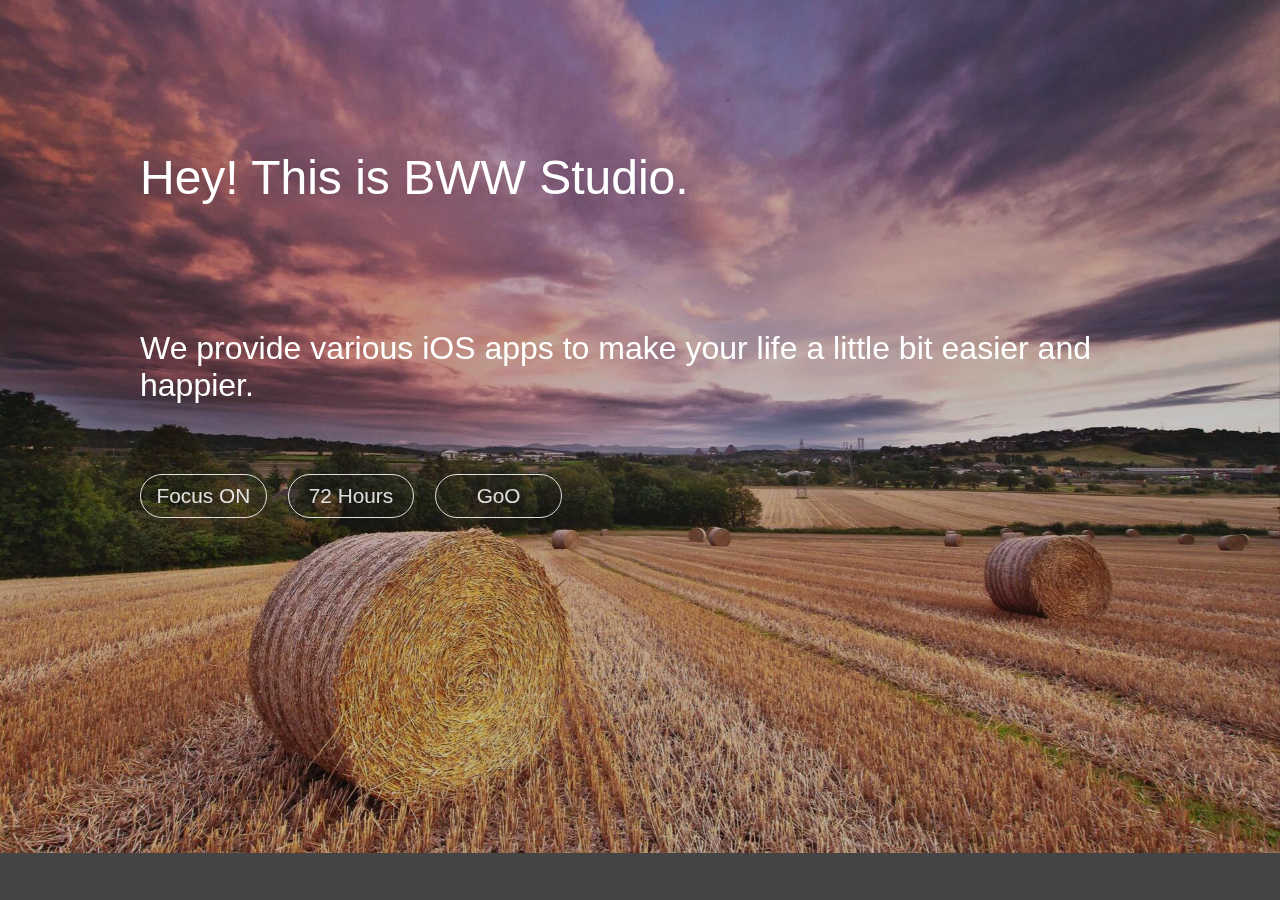
<file: index.html>
<!DOCTYPE html>
<html>
<head>
    <meta charset="UTF-8"/>
    <meta name="viewport" content="width=device-width, initial-scale=1.0">
    <title>BWW Studio</title>
    <link href="css/index.css" rel="stylesheet" type="text/css">
    <script>
        (function(i,s,o,g,r,a,m){i['GoogleAnalyticsObject']=r;i[r]=i[r]||function(){
        (i[r].q=i[r].q||[]).push(arguments)},i[r].l=1*new Date();a=s.createElement(o),
        m=s.getElementsByTagName(o)[0];a.async=1;a.src=g;m.parentNode.insertBefore(a,m)
        })(window,document,'script','//www.google-analytics.com/analytics.js','ga');

        ga('create', 'UA-20481981-8', 'auto');
        ga('send', 'pageview');

    </script>
</head>

<body>
<img id="main_bg" src="images/bg.jpg" alt="">
<div id="main_overlay"></div>
<section id="section_header">
    Hey! This is BWW Studio.
</section>
<section id="section_description">
    We provide various iOS apps to make your life a little bit easier and happier.
</section>
<section id="section_nav">
    <a href="focuson.html" class="nav_item">
        Focus ON
    </a>
    <a class="nav_item">
        72 Hours
    </a>
    <a class="nav_item">
        GoO
    </a>
</section>

<!--<script type='text/javascript' src='js/jquery-1.8.2.min.js'></script>-->
</body>
</html>
</file>
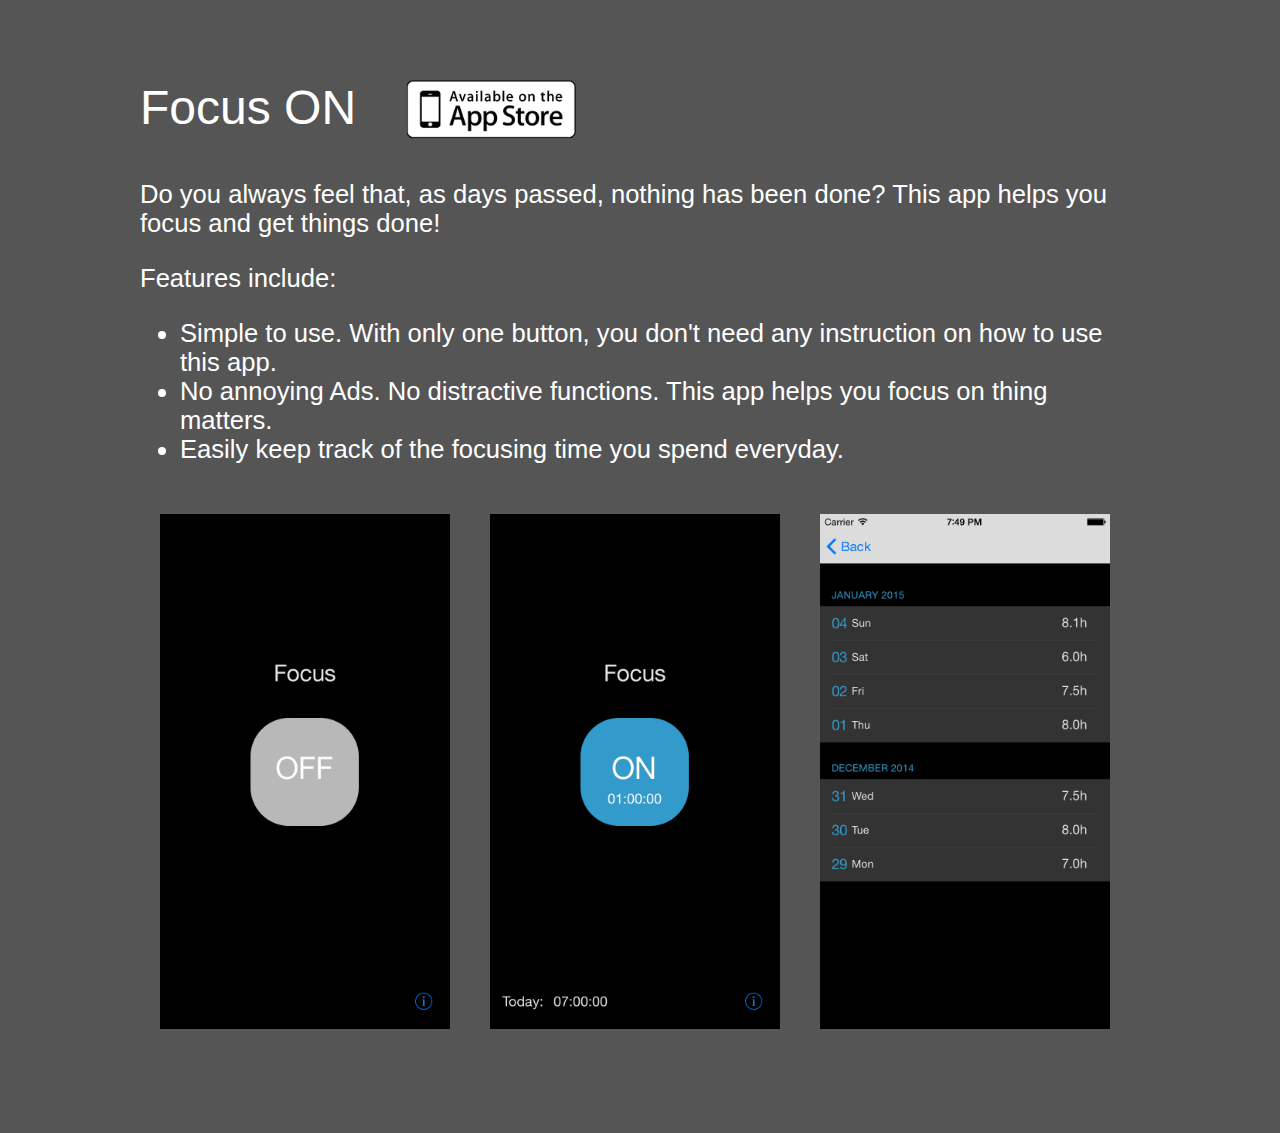
<file: focuson.html>
<!DOCTYPE html>
<html>
<head>
    <meta charset="UTF-8"/>
    <meta name="description" content="Focus ON - Your Productivity Timer">
    <meta name="keywords" content="BWW Studio, timer, productivity, iOS">
    <meta name="viewport" content="width=device-width, initial-scale=1.0">
    <title>Focus ON - Your Productivity Timer</title>
    <link href="css/focuson.css" rel="stylesheet" type="text/css">
    <link rel="icon" href="images/focus_on_favicon.png" type="image/x-icon"/>
    <script>
        (function(i,s,o,g,r,a,m){i['GoogleAnalyticsObject']=r;i[r]=i[r]||function(){
        (i[r].q=i[r].q||[]).push(arguments)},i[r].l=1*new Date();a=s.createElement(o),
        m=s.getElementsByTagName(o)[0];a.async=1;a.src=g;m.parentNode.insertBefore(a,m)
        })(window,document,'script','//www.google-analytics.com/analytics.js','ga');

        ga('create', 'UA-20481981-8', 'auto');
        ga('send', 'pageview');

    </script>
</head>

<body>
<section id="section_header">
    <span class="title">Focus ON</span>
    <a class="app_store_badge" href="https://itunes.apple.com/sg/app/focus-on/id956145023">
        <img src="images/app_store_badge.png">
    </a>
    <div class="clear_both"></div>
</section>
<section id="section_description">
    <p>Do you always feel that, as days passed, nothing has been done? This app helps you focus and get things done!</p>
    Features include:
    <ul>
        <li>Simple to use. With only one button, you don't need any instruction on how to use this app.</li>
        <li>No annoying Ads. No distractive functions. This app helps you focus on thing matters.</li>
        <li>Easily keep track of the focusing time you spend everyday.</li>
    </ul>
</section>
<section id="section_pics">
    <div class="feature_pic">
        <img src="images/screen1.png">
    </div>
    <div class="feature_pic">
        <img src="images/screen2.png">
    </div>
    <div class="feature_pic">
        <img src="images/screen3.png">
    </div>
    <div class="clear_both"></div>
</section>
</body>
</html>
</file>
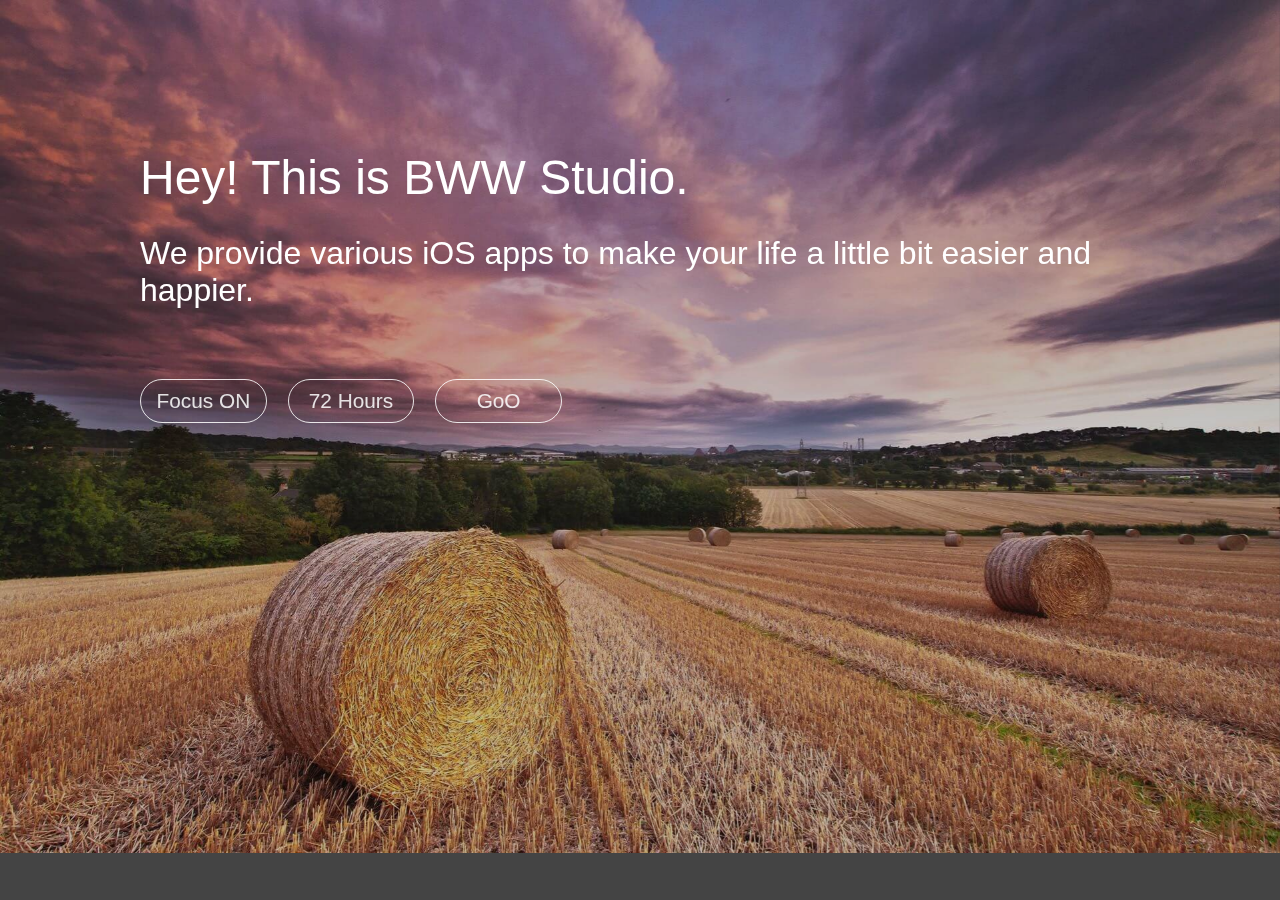
<file: home.html>
<!DOCTYPE html>
<html>
<head>
    <meta charset="UTF-8"/>
    <meta name="viewport" content="width=device-width, initial-scale=1.0">
    <title>BWW Studio</title>
    <link href="css/home.css" rel="stylesheet" type="text/css">
</head>

<body>
<img id="main_bg" src="images/bg.jpg" alt="">
<div id="main_overlay"></div>
<section id="section_header">
    Hey! This is BWW Studio.
</section>
<section id="section_description">
    We provide various iOS apps to make your life a little bit easier and happier.
</section>
<section id="section_nav">
    <a href="focuson.html" class="nav_item">
        Focus ON
    </a>
    <a class="nav_item">
        72 Hours
    </a>
    <a class="nav_item">
        GoO
    </a>
</section>

<!--<script type='text/javascript' src='js/jquery-1.8.2.min.js'></script>-->
</body>
</html>
</file>
<file: css/index.css>
@charset "UTF-8";

/*------------------------------------ global styles ------------------------------------*/
body {
    font-family: "proxima-nova", "Helvetica Neue", Helvetica, Arial, sans-serif;
    /*background:-webkit-linear-gradient(rgba(26,159,255,.15), rgba(0,0,0,.3)) fixed, #1A9FFF url(../images/bg_blue.png) 0 0 fixed;*/
    background-color: #555555;
}

html, body, div, div a, a, nav, section, article, header, aside{
    padding:0;
    margin:0;
    border:0;
    list-style:none;
    text-decoration: none;
}

a{
    color: #1A9FFF;
    text-decoration: none;
}
a:hover{
    text-decoration: underline;
}
.clear_both{
    clear: both;
}
section{
    width: 95%;
    max-width: 1000px;
    margin-left: auto;
    margin-right: auto;
}

img#main_bg{
    width: 100%;
    height: auto;
    position: fixed;
    top: 0;
    left: 0;
    z-index: -2;
}
#main_overlay{
    background-color: rgba(0,0,0,0.2);
    z-index: -1;
    position: absolute;
    left: 0;
    top: 0;
    width: 100%;
    height: 100%;
}
#section_header{
    padding-top: 150px;
    font-size: 3em;
    color: #ffffff;
    height: 150px;
    vertical-align: middle;
}

#section_description{
    margin-top: 30px;
    font-size: 2em;
    color: #ffffff;
}
#section_nav{
    margin-top: 70px;
}

.nav_item{
    font-size: 1.3em;
    color: rgba(255,255,255,0.85);
    margin-right: 1em;
    float: left;
    width: 6em;
    text-align: center;
    line-height: 2;
    border: 1px solid rgba(255,255,255,0.85);
    border-radius: 30px;
    cursor: pointer;
    margin-bottom: 1.5em;
}
.nav_item:hover{
    background-color:rgba(255,255,255,0.85);
    color: rgba(0,0,0,0.85);
    text-decoration: none;
}

@media only screen and (max-width: 1000px){
    img#main_bg{
        display: none;
    }
    #main_overlay{
        display: none;
    }
    #section_header{
        text-align: center;
        font-size: 1.8em;
    }
    #section_description{
        text-align: center;
        font-size: 1.2em;
    }
    .nav_item{
        font-size: 1em;
        float: none;
        display: inline-block;
    }
    #section_nav{
        text-align: center;
    }
}
</file>
<file: css/focuson.css>
@charset "UTF-8";

/*------------------------------------ global styles ------------------------------------*/
body {
    font-family: "proxima-nova", "Helvetica Neue", Helvetica, Arial, sans-serif;
    /*background:-webkit-linear-gradient(rgba(26,159,255,.15), rgba(0,0,0,.3)) fixed, #1A9FFF url(../images/bg_blue.png) 0 0 fixed;*/
    background-color: #555555;
}

html, body, div, div a, a, nav, section, article, header, aside{
    padding:0;
    margin:0;
    border:0;
    list-style:none;
    text-decoration: none;
}

a{
    color: #1A9FFF;
    text-decoration: none;
}
a:hover{
    text-decoration: underline;
}
.clear_both{
    clear: both;
}
section{
    width: 95%;
    max-width: 1000px;
    margin-left: auto;
    margin-right: auto;
}

#section_header{
    padding-top: 80px;
    font-size: 3em;
    color: #ffffff;
}
.title, .app_store_badge{
    float: left;
    display: inline-block;
}
.title{
    margin-right: 50px;
}
.app_store_badge{
    width: 170px;
    height: auto;
}
.app_store_badge img{
    max-width: 100%;
}

#section_description{
    margin-top: 30px;
    font-size: 1.6em;
    color: #ffffff;
    font-weight: lighter;
}
#section_nav{
    margin-top: 70px;
}

#section_pics{
    margin-top: 50px;
    height: auto;
    margin-bottom: 100px;
}
.feature_pic{
    float: left;
    width: 29%;
    margin-left: 2%;
    margin-right: 2%;
}
#section_pics img{
    max-width: 100%;
    height: auto;
}

@media only screen and (max-width: 768px){
    .feature_pic{
        float: none;
        margin-left: auto;
        margin-right: auto;
        width: 90%;
        margin-bottom: 20px;
    }
    #section_header{
        font-size: 1.8em;
    }
    #section_description{
        font-size: 1.2em;
    }
    .app_store_badge{
        width: 110px;
    }
}
</file>
<file: css/home.css>
@charset "UTF-8";

/*------------------------------------ global styles ------------------------------------*/
body {
    font-family: "proxima-nova", "Helvetica Neue", Helvetica, Arial, sans-serif;
    /*background:-webkit-linear-gradient(rgba(26,159,255,.15), rgba(0,0,0,.3)) fixed, #1A9FFF url(../images/bg_blue.png) 0 0 fixed;*/
    background-color: #555555;
}

html, body, div, div a, a, nav, section, article, header, aside{
    padding:0;
    margin:0;
    border:0;
    list-style:none;
    text-decoration: none;
}

a{
    color: #1A9FFF;
    text-decoration: none;
}
a:hover{
    text-decoration: underline;
}
.clear_both{
    clear: both;
}
section{
    width: 95%;
    max-width: 1000px;
    margin-left: auto;
    margin-right: auto;
}

img#main_bg{
    width: 100%;
    height: auto;
    position: fixed;
    top: 0;
    left: 0;
    z-index: -2;
}
#main_overlay{
    background-color: rgba(0,0,0,0.2);
    z-index: -1;
    position: absolute;
    left: 0;
    top: 0;
    width: 100%;
    height: 100%;
}
#section_header{
    padding-top: 150px;
    font-size: 3em;
    color: #ffffff;
}

#section_description{
    margin-top: 30px;
    font-size: 2em;
    color: #ffffff;
}
#section_nav{
    margin-top: 70px;
}

.nav_item{
    font-size: 1.3em;
    color: rgba(255,255,255,0.85);
    margin-right: 1em;
    float: left;
    width: 6em;
    text-align: center;
    line-height: 2;
    border: 1px solid rgba(255,255,255,0.85);
    border-radius: 30px;
    cursor: pointer;
    margin-bottom: 1.5em;
}
.nav_item:hover{
    background-color:rgba(255,255,255,0.85);
    color: rgba(0,0,0,0.85);
    text-decoration: none;
}

@media only screen and (max-width: 1000px){
    img#main_bg{
        display: none;
    }
    #main_overlay{
        display: none;
    }
    #section_header{
        text-align: center;
        font-size: 1.8em;
    }
    #section_description{
        text-align: center;
        font-size: 1.2em;
    }
    .nav_item{
        font-size: 1em;
        float: none;
        display: inline-block;
    }
    #section_nav{
        text-align: center;
    }
}
</file>
